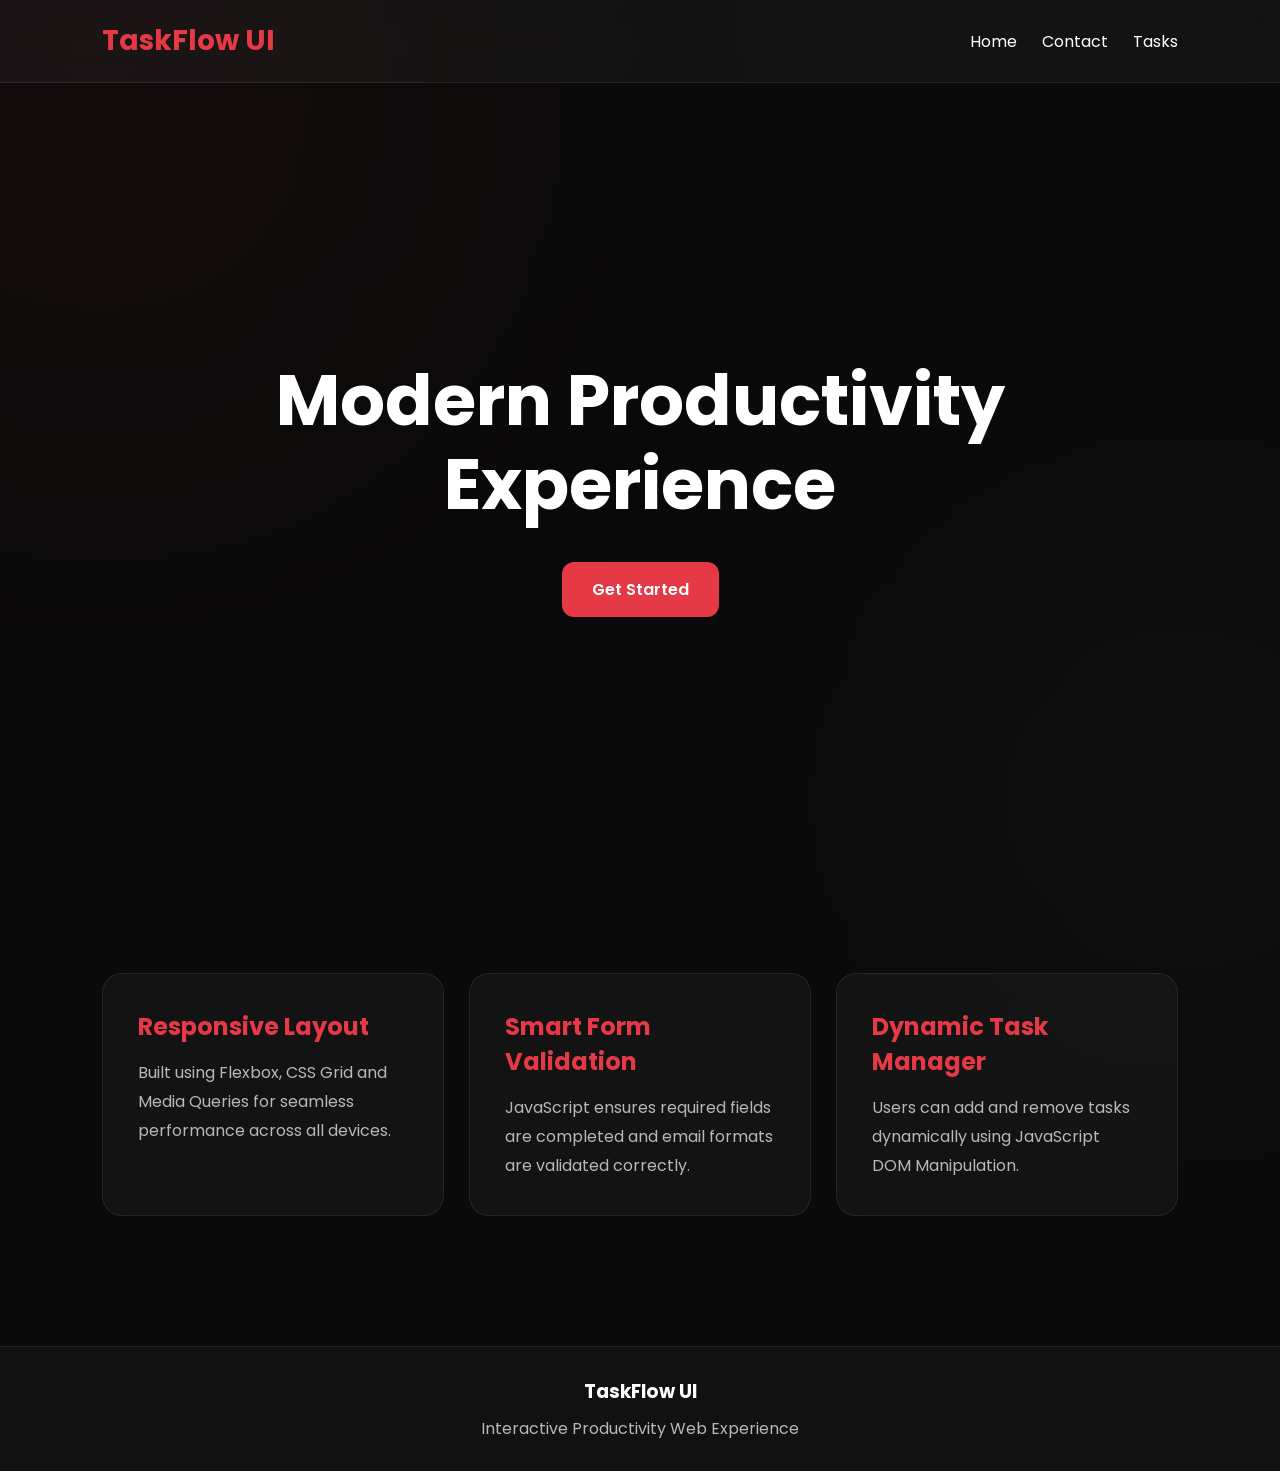
<file: index.html>
<!DOCTYPE html>
<html lang="en">

<head>

    <meta charset="UTF-8">

    <meta name="viewport"
          content="width=device-width, initial-scale=1.0">

    <title>TaskFlow UI</title>

    <link rel="stylesheet" href="style.css">

</head>

<body>

    <!-- Navigation -->

    <nav>

        <h2 class="logo">TaskFlow UI</h2>

        <ul>

            <li>
                <a href="index.html">Home</a>
            </li>

            <li>
                <a href="contact.html">Contact</a>
            </li>

            <li>
                <a href="tasks.html">Tasks</a>
            </li>

        </ul>

    </nav>

    <!-- Hero Section -->

    <section class="hero">

        <div class="hero-content">

            <h1>
                Modern Productivity Experience
            </h1>


            <div class="hero-buttons">

                <a href="contact.html"
                   class="btn">

                    Get Started

                </a>

            </div>

        </div>

    </section>

    <!-- Features Section -->

    <section class="features">

        <div class="card">

            <h2>
                Responsive Layout
            </h2>

            <p>

                Built using Flexbox, CSS Grid and
                Media Queries for seamless performance
                across all devices.

            </p>

        </div>

        <div class="card">

            <h2>
                Smart Form Validation
            </h2>

            <p>

                JavaScript ensures required fields
                are completed and email formats
                are validated correctly.

            </p>

        </div>

        <div class="card">

            <h2>
                Dynamic Task Manager
            </h2>

            <p>

                Users can add and remove tasks
                dynamically using JavaScript
                DOM Manipulation.

            </p>

        </div>

    </section>

    <!-- Footer -->

    <footer>

        <h3>
            TaskFlow UI
        </h3>

        <p>

            Interactive Productivity Web Experience

        </p>

    </footer>

</body>

</html>
</file>
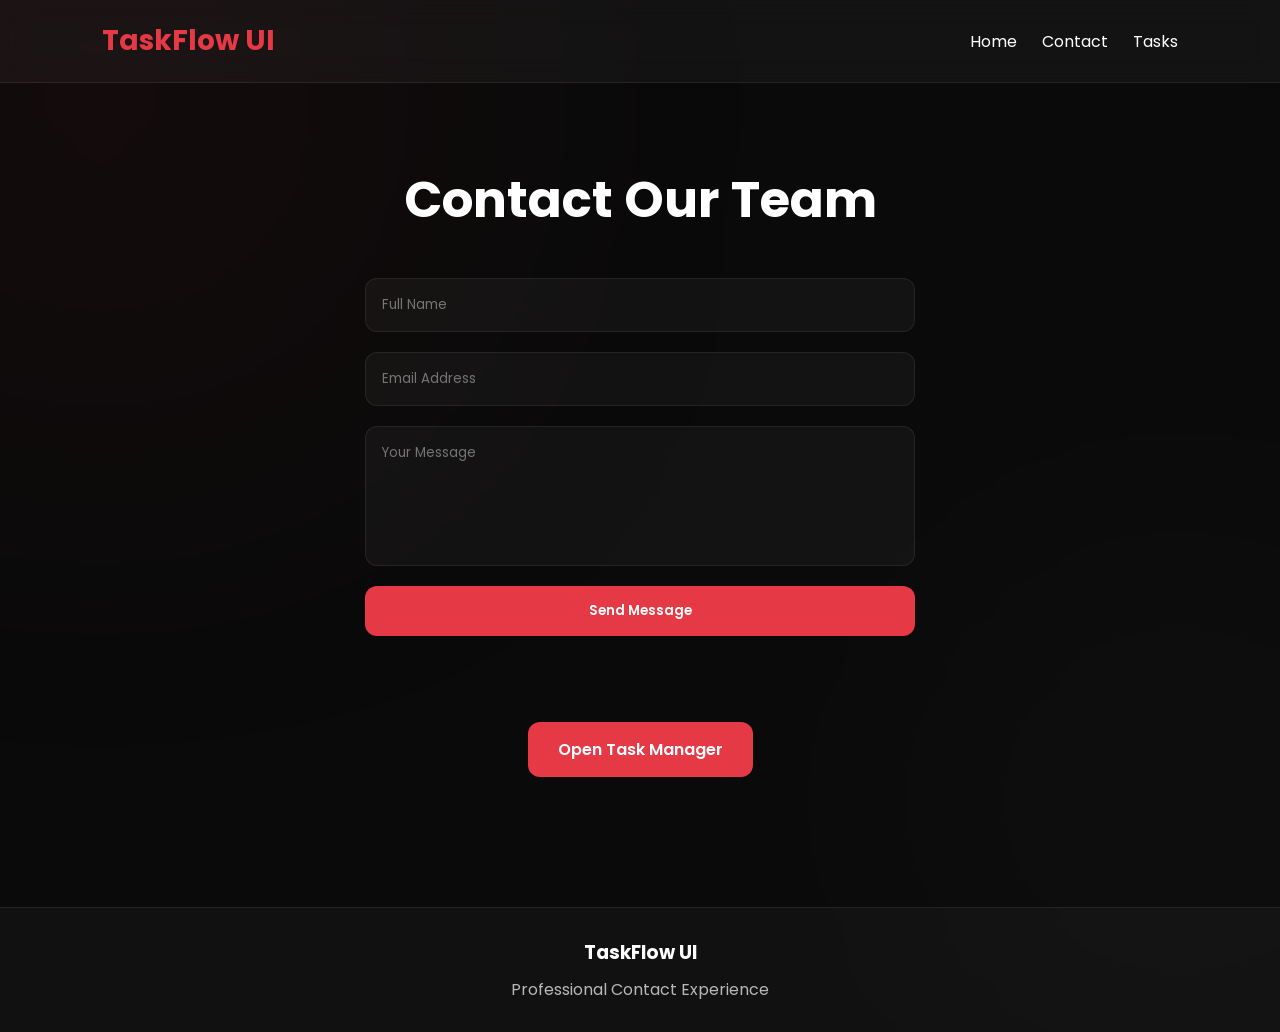
<file: contact.html>
<!DOCTYPE html>
<html lang="en">

<head>

    <meta charset="UTF-8">

    <meta name="viewport"
          content="width=device-width, initial-scale=1.0">

    <title>Contact | TaskFlow UI</title>

    <link rel="stylesheet" href="style.css">

</head>

<body>

    <!-- Navigation -->

    <nav>

        <h2 class="logo">TaskFlow UI</h2>

        <ul>

            <li>
                <a href="index.html">Home</a>
            </li>

            <li>
                <a href="contact.html">Contact</a>
            </li>

            <li>
                <a href="tasks.html">Tasks</a>
            </li>

        </ul>

    </nav>

    <!-- Contact Section -->

    <section class="contact-section">

        <div class="page-header">

            <h1>
                Contact Our Team
            </h1>

        </div>

        <form id="contactForm">

            <input
                type="text"
                id="name"
                placeholder="Full Name"
            >

            <input
                type="email"
                id="email"
                placeholder="Email Address"
            >

            <textarea
                id="message"
                placeholder="Your Message"
            ></textarea>

            <button type="submit">

                Send Message

            </button>

        </form>

        <!-- Validation Message -->

        <div id="formMessage"></div>

        <!-- Next Page Button -->

        <div class="page-links">

            <a href="tasks.html"
               class="btn">

                Open Task Manager

            </a>

        </div>

    </section>

    <!-- Footer -->

    <footer>

        <h3>
            TaskFlow UI
        </h3>

        <p>

            Professional Contact Experience

        </p>

    </footer>

    <script src="script.js"></script>

</body>

</html>
</file>
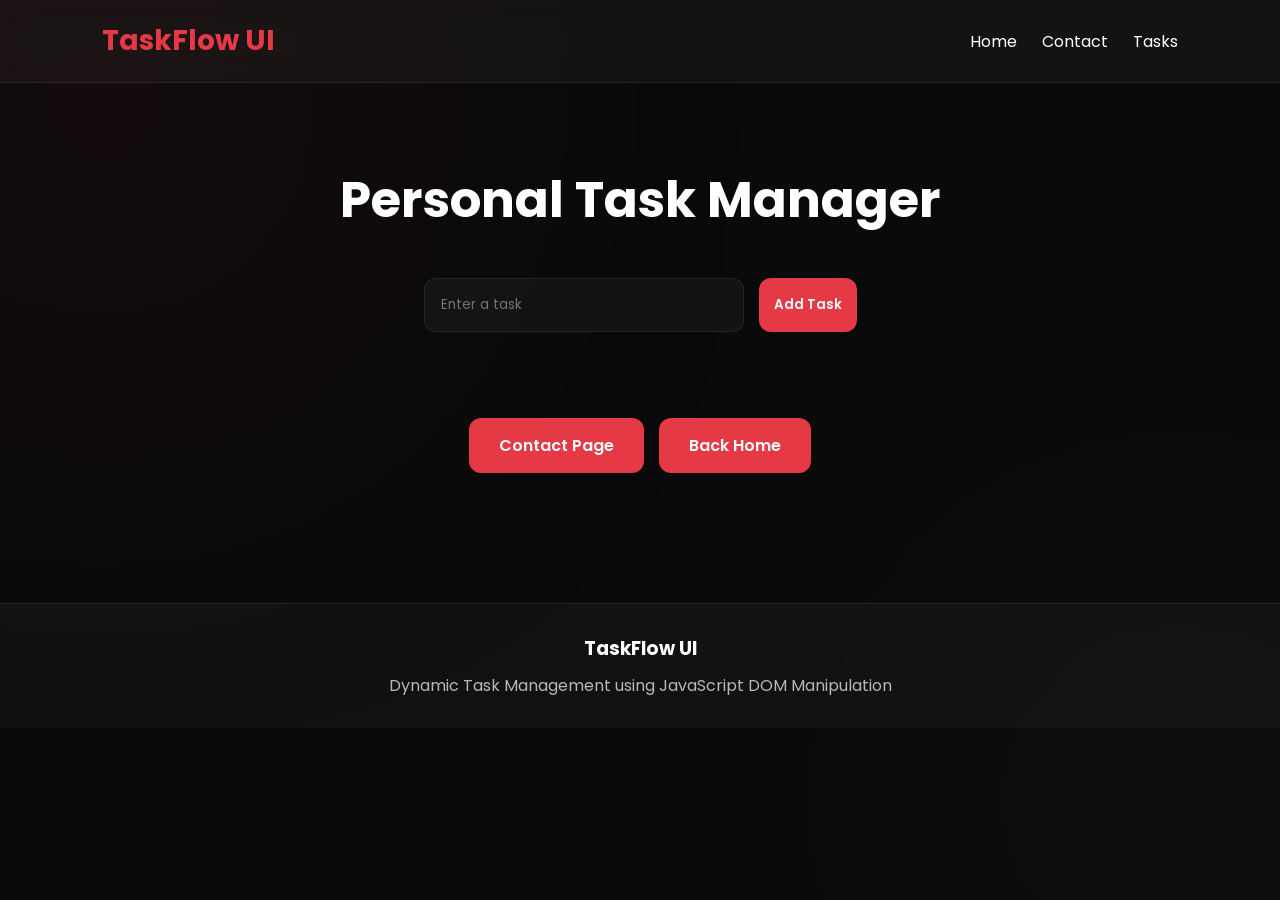
<file: tasks.html>
<!DOCTYPE html>
<html lang="en">

<head>

    <meta charset="UTF-8">

    <meta name="viewport"
          content="width=device-width, initial-scale=1.0">

    <title>Task Manager | TaskFlow UI</title>

    <link rel="stylesheet" href="style.css">

</head>

<body>

    <!-- Navigation -->

    <nav>

        <h2 class="logo">TaskFlow UI</h2>

        <ul>

            <li>
                <a href="index.html">Home</a>
            </li>

            <li>
                <a href="contact.html">Contact</a>
            </li>

            <li>
                <a href="tasks.html">Tasks</a>
            </li>

        </ul>

    </nav>

    <!-- Task Manager Section -->

    <section class="todo-section">

        <div class="page-header">

            <h1>
                
                Personal Task Manager
            </h1>
        </div>

        <div class="todo-container">

            <input
                type="text"
                id="taskInput"
                placeholder="Enter a task"
            >

            <button onclick="addTask()">

                Add Task

            </button>

        </div>

        <!-- Task Messages -->

        <div id="taskMessage"></div>

        <!-- Task List -->

        <ul id="taskList"></ul>

        <!-- Navigation Buttons -->

        <div class="page-links">

            <a href="contact.html"
               class="btn">

                Contact Page

            </a>

            <a href="index.html"
               class="btn">

                Back Home

            </a>

        </div>

    </section>

    <!-- Footer -->

    <footer>

        <h3>
            TaskFlow UI
        </h3>

        <p>

            Dynamic Task Management using
            JavaScript DOM Manipulation

        </p>

    </footer>

    <script src="script.js"></script>

</body>

</html>
</file>
<file: style.css>
@import url('https://fonts.googleapis.com/css2?family=Poppins:wght@300;400;500;600;700&display=swap');

*{
    margin:0;
    padding:0;
    box-sizing:border-box;
    font-family:'Poppins',sans-serif;
}

html{
    scroll-behavior:smooth;
}

body{
    background:#0A0A0A;
    color:#FFFFFF;
    overflow-x:hidden;
    min-height:100vh;
    position:relative;
}

/* Premium Blur Background */

body::before{
    content:"";
    position:fixed;
    width:500px;
    height:500px;
    background:rgba(230,57,70,0.10);
    border-radius:50%;
    filter:blur(200px);
    top:-150px;
    left:-150px;
    z-index:-1;
}

body::after{
    content:"";
    position:fixed;
    width:400px;
    height:400px;
    background:rgba(255,255,255,0.05);
    border-radius:50%;
    filter:blur(180px);
    bottom:-100px;
    right:-100px;
    z-index:-1;
}

/* Navbar */

nav{
    display:flex;
    justify-content:space-between;
    align-items:center;
    padding:20px 8%;
    background:rgba(255,255,255,0.04);
    backdrop-filter:blur(15px);
    border-bottom:1px solid rgba(255,255,255,0.08);
    position:sticky;
    top:0;
    z-index:1000;
}

.logo{
    color:#E63946;
    font-size:28px;
    font-weight:700;
}

nav ul{
    display:flex;
    list-style:none;
}

nav ul li{
    margin-left:25px;
}

nav ul li a{
    text-decoration:none;
    color:white;
    transition:0.3s;
}

nav ul li a:hover{
    color:#E63946;
}

/* Hero Section */

.hero{
    min-height:90vh;
    display:flex;
    justify-content:center;
    align-items:center;
    text-align:center;
    padding:20px;
}

.hero-content{
    max-width:850px;
}

.hero-content h1{
    font-size:70px;
    line-height:1.2;
    margin-bottom:20px;
}

.hero-content p{
    color:#B8B8B8;
    line-height:1.8;
    font-size:18px;
}

/* Buttons */

.hero-buttons{
    margin-top:35px;
}

.btn{
    text-decoration:none;
    background:#E63946;
    color:white;
    padding:15px 30px;
    border-radius:12px;
    font-weight:600;
    display:inline-block;
    transition:0.3s;
}

.btn:hover{
    background:#D62839;
    transform:translateY(-3px);
}

/* Features Grid */

.features{
    display:grid;
    grid-template-columns:repeat(auto-fit,minmax(280px,1fr));
    gap:25px;
    padding:80px 8%;
}

.card{
    background:rgba(255,255,255,0.04);
    border:1px solid rgba(255,255,255,0.08);
    backdrop-filter:blur(15px);
    padding:35px;
    border-radius:20px;
    transition:0.4s;
}

.card:hover{
    transform:translateY(-10px);
    border-color:#E63946;
    box-shadow:0 0 25px rgba(230,57,70,0.15);
}

.card h2{
    color:#E63946;
    margin-bottom:15px;
}

.card p{
    color:#B8B8B8;
    line-height:1.8;
}

/* Page Headers */

.page-header{
    text-align:center;
    margin-bottom:40px;
}

.page-header h1{
    font-size:50px;
    margin-bottom:10px;
}

.page-header p{
    color:#B8B8B8;
    max-width:650px;
    margin:auto;
    line-height:1.8;
}

/* Sections */

.contact-section,
.todo-section{
    padding:80px 8%;
    text-align:center;
}

/* Forms */

form{
    max-width:550px;
    margin:auto;
    display:grid;
    gap:20px;
}

input,
textarea{
    width:100%;
    padding:16px;
    background:rgba(255,255,255,0.04);
    border:1px solid rgba(255,255,255,0.08);
    border-radius:12px;
    color:white;
    outline:none;
    transition:0.3s;
}

input:focus,
textarea:focus{
    border-color:#E63946;
    box-shadow:0 0 15px rgba(230,57,70,0.15);
}

textarea{
    height:140px;
    resize:none;
}

button{
    background:#E63946;
    color:white;
    border:none;
    padding:15px;
    border-radius:12px;
    font-weight:600;
    cursor:pointer;
    transition:0.3s;
}

button:hover{
    background:#D62839;
}

/* Messages */

#formMessage,
#taskMessage{
    margin-top:20px;
    padding:12px 18px;
    border-radius:10px;
    display:inline-block;
    font-size:14px;
    font-weight:500;
}

/* Todo */

.todo-container{
    display:flex;
    justify-content:center;
    gap:15px;
    flex-wrap:wrap;
}

#taskInput{
    width:320px;
}

#taskList{
    list-style:none;
    margin-top:30px;
}

#taskList li{
    width:420px;
    margin:12px auto;
    padding:15px;
    background:rgba(255,255,255,0.04);
    border:1px solid rgba(255,255,255,0.08);
    border-radius:12px;
    display:flex;
    justify-content:space-between;
    align-items:center;
}

.delete-btn{
    background:#E63946;
    color:white;
    border:none;
    padding:8px 12px;
    border-radius:8px;
    cursor:pointer;
}

.delete-btn:hover{
    background:#D62839;
}

/* Page Links */

.page-links{
    margin-top:35px;
    display:flex;
    justify-content:center;
    gap:15px;
    flex-wrap:wrap;
}

/* Footer */

footer{
    margin-top:50px;
    text-align:center;
    padding:30px;
    background:rgba(255,255,255,0.03);
    border-top:1px solid rgba(255,255,255,0.08);
}

footer p{
    color:#B8B8B8;
    margin-top:10px;
}

/* Responsive */

@media(max-width:768px){

    nav{
        flex-direction:column;
    }

    nav ul{
        margin-top:15px;
    }

    .hero-content h1{
        font-size:42px;
    }

    .page-header h1{
        font-size:36px;
    }

    #taskList li{
        width:100%;
    }

    #taskInput{
        width:100%;
    }
}
</file>
